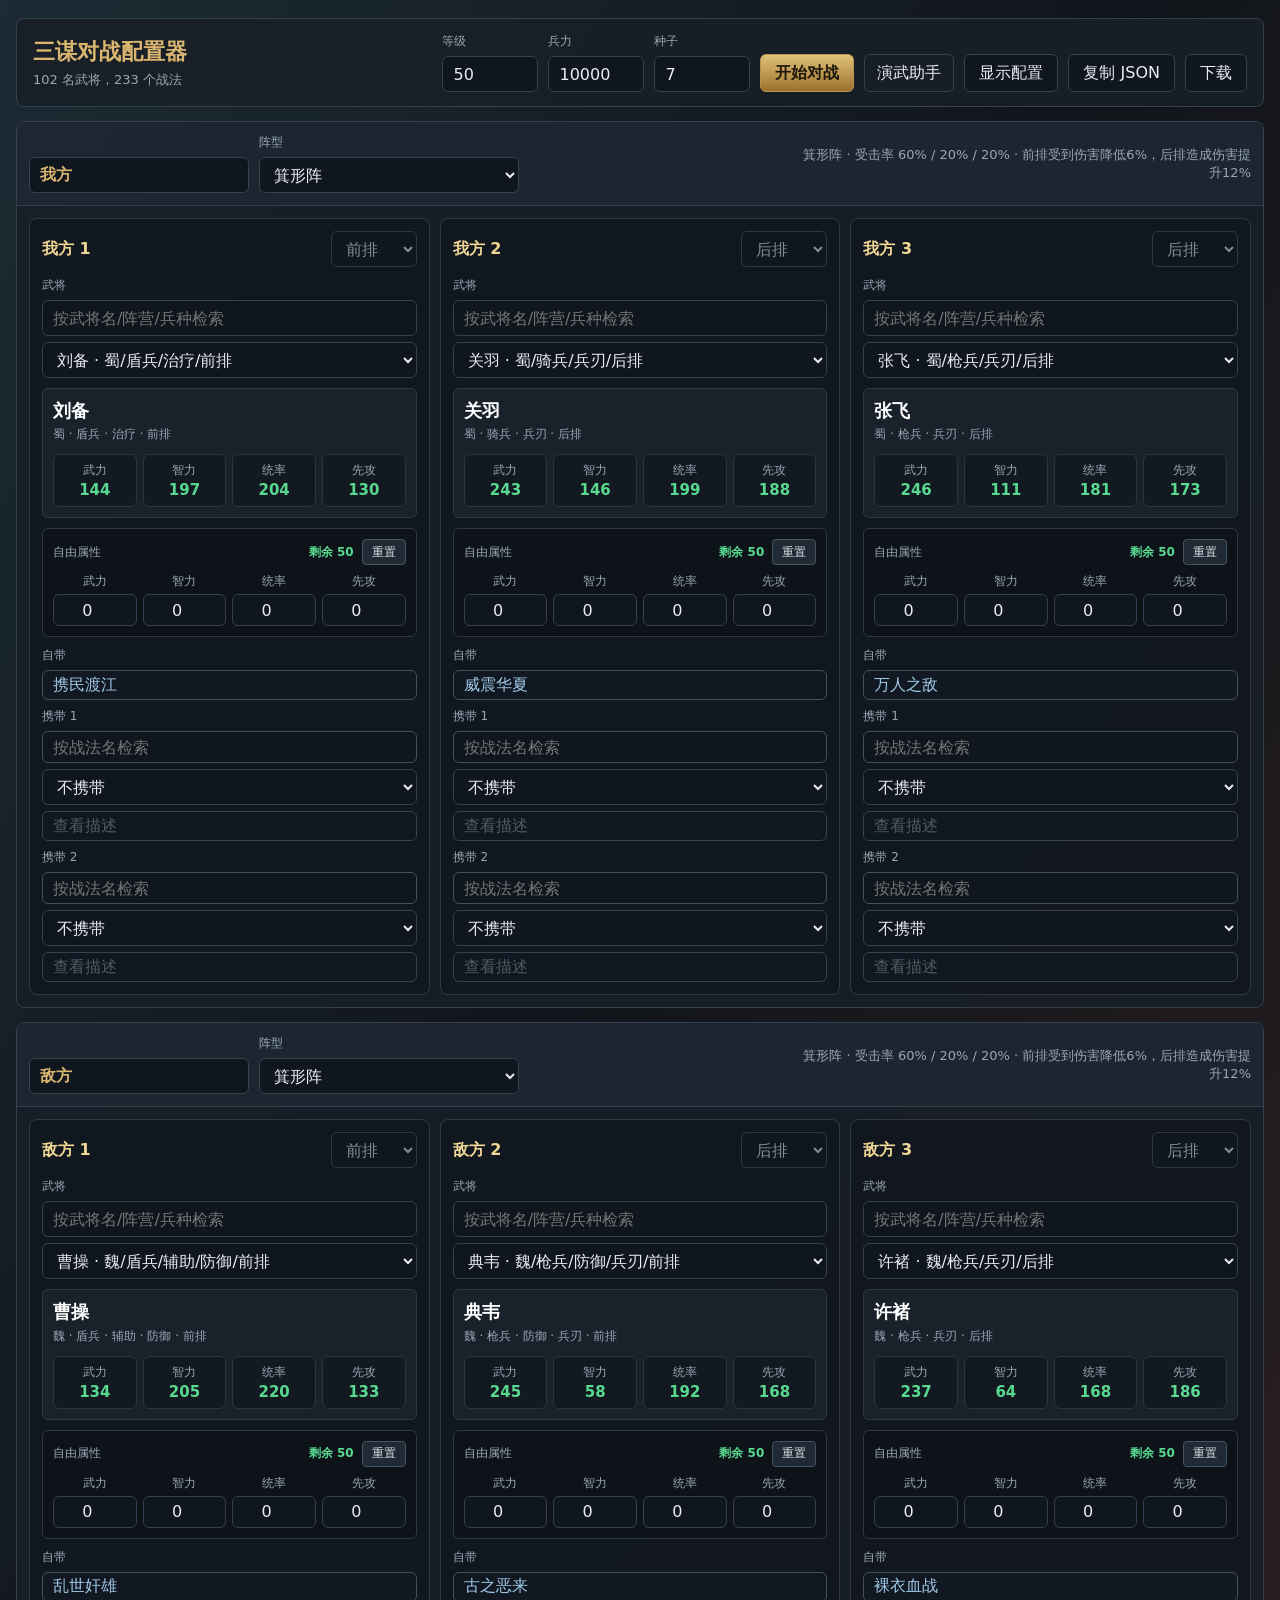
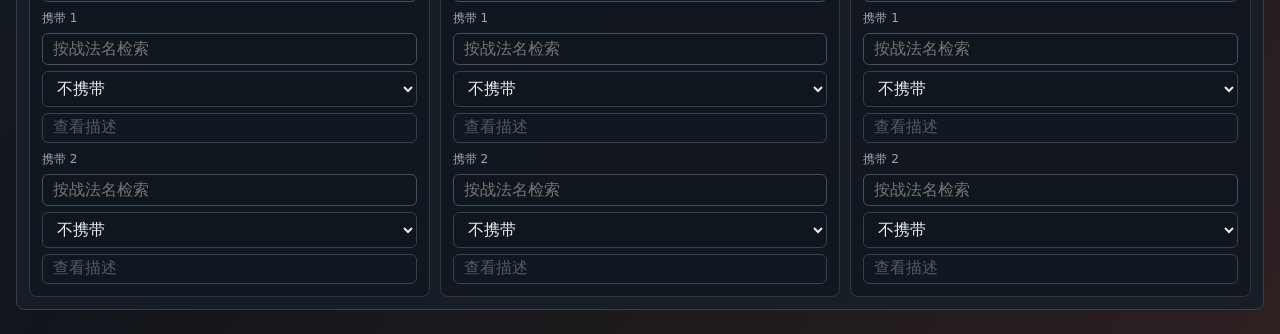
<file: web/index.html>
<!doctype html>
<html lang="zh-CN">
  <head>
    <meta charset="utf-8" />
    <meta name="viewport" content="width=device-width, initial-scale=1" />
    <title>三谋对战配置器</title>
    <link rel="stylesheet" href="./styles.css?v=20260917-round-nav" />
  </head>
  <body>
    <main class="app-shell">
      <header class="topbar">
        <div>
          <h1>三谋对战配置器</h1>
          <p id="dataStatus">读取本地数据中...</p>
        </div>
        <div class="actions">
          <label class="field compact">
            <span>等级</span>
            <input id="levelInput" type="number" min="5" max="50" value="50" />
          </label>
          <label class="field compact">
            <span>兵力</span>
            <input id="troopsInput" type="number" min="1" step="100" value="10000" />
          </label>
          <label class="field compact">
            <span>种子</span>
            <input id="seedInput" type="number" value="7" />
          </label>
          <button id="simulateButton" class="primary-button" type="button">开始对战</button>
          <a class="arena-link" href="./arena.html">演武助手</a>
          <button id="toggleConfigButton" type="button" aria-expanded="false">显示配置</button>
          <button id="copyButton" type="button">复制 JSON</button>
          <button id="downloadButton" type="button">下载</button>
        </div>
      </header>

      <section class="workspace" id="workspace">
        <section class="teams" id="teams"></section>
        <aside class="preview" id="configPreview" hidden>
          <div class="preview-head">
            <h2>对战配置</h2>
            <button id="resetButton" type="button">重置</button>
          </div>
          <pre id="jsonOutput"></pre>
        </aside>
      </section>

      <section id="battleResult" class="battle-result" hidden>
        <div id="battleSummary" class="battle-summary"></div>
        <div id="battleStats" class="battle-stats"></div>
        <details class="battle-log-panel">
          <summary>查看逐回合战斗明细</summary>
          <div class="battle-log-layout">
            <nav id="battleRoundNav" class="battle-round-nav" aria-label="战报回合"></nav>
            <div id="battleLog" tabindex="0" aria-label="逐回合战斗明细"></div>
          </div>
        </details>
      </section>
    </main>
    <div id="generalStateTooltip" class="general-state-tooltip" role="dialog" aria-label="武将当前状态" hidden></div>
    <div id="skillDescriptionDialog" class="skill-description-dialog" role="dialog" aria-labelledby="skillDescriptionTitle" hidden>
      <div class="skill-description-panel">
        <button class="skill-description-close" type="button" aria-label="关闭战法描述">×</button>
        <div class="skill-description-kicker">满级原始文本描述</div>
        <h2 id="skillDescriptionTitle"></h2>
        <div id="skillDescriptionMeta" class="skill-description-meta"></div>
        <p id="skillDescriptionText" class="skill-description-text"></p>
      </div>
    </div>

    <template id="teamTemplate">
      <article class="team-panel">
        <div class="team-head">
          <div class="team-title">
            <input class="team-name" />
            <label class="field formation-field">
              <span>阵型</span>
              <select class="formation-select"></select>
            </label>
          </div>
          <span class="team-meta"></span>
        </div>
        <div class="slots"></div>
      </article>
    </template>

    <template id="slotTemplate">
      <article class="general-slot">
        <div class="slot-title">
          <span class="slot-index"></span>
          <select class="position-select" aria-label="阵位">
            <option value="front">前排</option>
            <option value="back">后排</option>
          </select>
        </div>
        <label class="field">
          <span class="general-label">武将</span>
          <input class="general-search" type="search" placeholder="按武将名/阵营/兵种检索" />
          <select class="general-select"></select>
        </label>
        <div class="general-card">
          <div>
            <strong class="general-name">-</strong>
            <span class="general-tags"></span>
          </div>
          <dl class="stats">
            <div><dt>武力</dt><dd data-stat="force">0</dd></div>
            <div><dt>智力</dt><dd data-stat="intellect">0</dd></div>
            <div><dt>统率</dt><dd data-stat="command">0</dd></div>
            <div><dt>先攻</dt><dd data-stat="initiative">0</dd></div>
          </dl>
        </div>
        <div class="allocation">
          <div class="allocation-head">
            <span>自由属性</span>
            <div class="allocation-actions">
              <strong class="allocation-left">剩余 50</strong>
              <button class="allocation-reset" type="button" title="重置自由属性">重置</button>
            </div>
          </div>
          <div class="allocation-grid">
            <label>
              <span>武力</span>
              <input class="alloc-input" data-alloc="force" type="number" min="0" max="50" value="0" />
            </label>
            <label>
              <span>智力</span>
              <input class="alloc-input" data-alloc="intellect" type="number" min="0" max="50" value="0" />
            </label>
            <label>
              <span>统率</span>
              <input class="alloc-input" data-alloc="command" type="number" min="0" max="50" value="0" />
            </label>
            <label>
              <span>先攻</span>
              <input class="alloc-input" data-alloc="initiative" type="number" min="0" max="50" value="0" />
            </label>
          </div>
        </div>
        <div class="skills">
          <label class="field">
            <span>自带</span>
            <button class="skill-detail-button innate-skill" type="button" aria-controls="skillDescriptionDialog" aria-expanded="false" disabled>未配置</button>
          </label>
          <label class="field">
            <span>携带 1</span>
            <input class="skill-search" data-skill-search="1" type="search" placeholder="按战法名检索" />
            <select class="extra-skill" data-skill-slot="1"></select>
            <button class="skill-detail-button" data-skill-detail="1" type="button" aria-controls="skillDescriptionDialog" aria-expanded="false" disabled>查看描述</button>
          </label>
          <label class="field">
            <span>携带 2</span>
            <input class="skill-search" data-skill-search="2" type="search" placeholder="按战法名检索" />
            <select class="extra-skill" data-skill-slot="2"></select>
            <button class="skill-detail-button" data-skill-detail="2" type="button" aria-controls="skillDescriptionDialog" aria-expanded="false" disabled>查看描述</button>
          </label>
        </div>
      </article>
    </template>

    <script src="./app.js?v=20260917-round-nav"></script>
  </body>
</html>
</file>
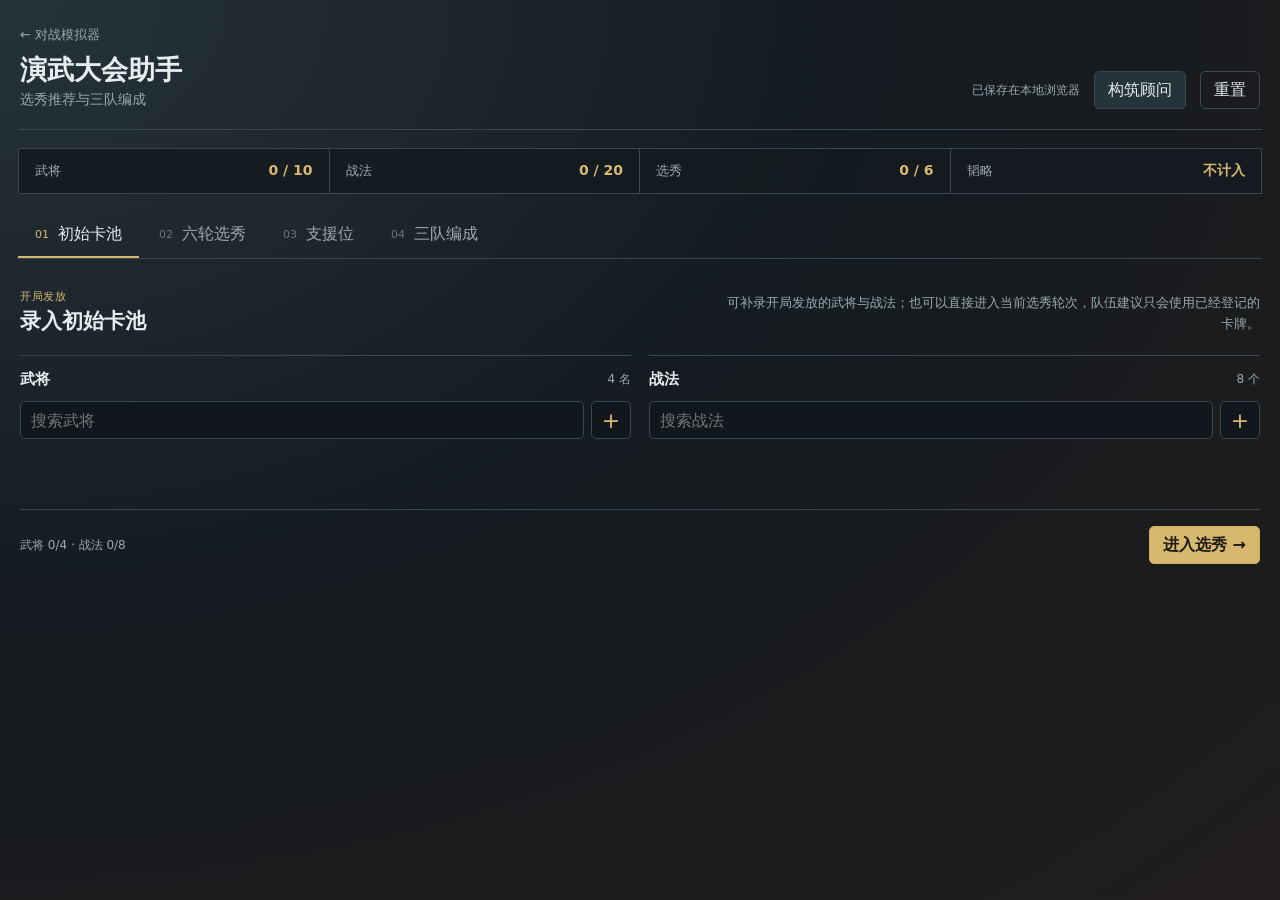
<file: web/arena.html>
<!doctype html>
<html lang="zh-CN">
  <head>
    <meta charset="utf-8" />
    <meta name="viewport" content="width=device-width, initial-scale=1" />
    <title>演武大会助手</title>
    <link rel="stylesheet" href="./arena.css" />
  </head>
  <body>
    <main class="arena-shell">
      <header class="arena-header">
        <div>
          <a class="back-link" href="./index.html">← 对战模拟器</a>
          <h1>演武大会助手</h1>
          <p>选秀推荐与三队编成</p>
        </div>
        <div class="header-actions">
          <span id="saveState" class="save-state" aria-live="polite">本地自动保存</span>
          <button id="openAdvisor" class="secondary-button" type="button">构筑顾问</button>
          <button id="resetArena" class="quiet-button" type="button" title="清空本次演武记录">重置</button>
        </div>
      </header>

      <section class="status-strip" aria-label="当前演武资源">
        <div><span>武将</span><strong id="generalCount">0 / 10</strong></div>
        <div><span>战法</span><strong id="skillCount">0 / 24</strong></div>
        <div><span>选秀</span><strong id="draftCount">0 / 6</strong></div>
        <div><span>韬略</span><strong>不计入</strong></div>
      </section>

      <nav class="stage-nav" aria-label="演武流程">
        <button data-stage="initial" class="stage-tab is-active" type="button"><span>01</span>初始卡池</button>
        <button data-stage="draft" class="stage-tab" type="button"><span>02</span>六轮选秀</button>
        <button data-stage="support" class="stage-tab" type="button"><span>03</span>支援位</button>
        <button data-stage="teams" class="stage-tab" type="button"><span>04</span>三队编成</button>
      </nav>

      <section id="initialStage" class="stage-panel">
        <div class="section-heading">
          <div><span class="eyebrow">开局发放</span><h2>录入初始卡池</h2></div>
          <p>可补录开局发放的武将与战法；也可以直接进入当前选秀轮次，队伍建议只会使用已经登记的卡牌。</p>
        </div>
        <div class="inventory-grid">
          <section class="inventory-column">
            <div class="column-heading"><h3>武将</h3><span>4 名</span></div>
            <div class="picker-row">
              <input id="initialGeneralInput" list="generalCatalog" autocomplete="off" placeholder="搜索武将" />
              <button id="addInitialGeneral" class="icon-button" type="button" aria-label="加入武将" title="加入武将">+</button>
            </div>
            <div id="initialGenerals" class="token-list"></div>
          </section>
          <section class="inventory-column">
            <div class="column-heading"><h3>战法</h3><span>8 个</span></div>
            <div class="picker-row">
              <input id="initialSkillInput" list="skillCatalog" autocomplete="off" placeholder="搜索战法" />
              <button id="addInitialSkill" class="icon-button" type="button" aria-label="加入战法" title="加入战法">+</button>
            </div>
            <div id="initialSkills" class="token-list"></div>
          </section>
        </div>
        <div class="stage-footer">
          <p id="initialHint" class="hint">可随时离开页面，记录会保存在当前浏览器。</p>
          <button id="startDraft" class="primary-button" type="button">进入选秀 <span aria-hidden="true">→</span></button>
        </div>
      </section>

      <section id="draftStage" class="stage-panel" hidden>
        <div class="section-heading">
          <div><span class="eyebrow" id="roundEyebrow">第 1 轮 · 武将</span><h2 id="roundTitle">选择一组候选</h2></div>
          <p>候选组可交给 agent 比较；如果游戏里已经选完，只需录入实际获得的三张牌。任何时候都可打开“三队编成”查看当前卡池建议。</p>
        </div>
        <div class="draft-progress" id="draftProgress"></div>
        <div id="draftHistory" class="draft-history" aria-live="polite"></div>
        <div class="draft-toolbar">
          <p id="draftModeHint" class="hint">录入三组候选，或直接登记游戏里已经选到的三张牌。</p>
          <button id="toggleDirectEntry" class="secondary-button" type="button">已在游戏中选定，直接录入结果</button>
          <button id="skipDraft" class="quiet-button" type="button">跳过本轮</button>
        </div>
        <div id="draftGroups" class="draft-groups"></div>
        <div class="recommendation" id="draftRecommendation" aria-live="polite"></div>
        <div class="stage-footer">
          <button id="backToInitial" class="quiet-button" type="button">← 初始卡池</button>
          <button id="acceptDraft" class="primary-button" type="button" disabled>确认所选整组 →</button>
        </div>
      </section>

      <section id="supportStage" class="stage-panel" hidden>
        <div class="section-heading">
          <div><span class="eyebrow">支援与锦囊</span><h2>配置支援位与锦囊</h2></div>
          <p>基础支援位从账号库存选择；锦囊独立选择，二者分别结算。</p>
        </div>
        <div class="support-grid">
          <section class="support-card">
            <div class="column-heading"><h3>账号库存</h3><span>用于选择支援</span></div>
            <div class="inventory-subsection">
              <label class="field-label">已拥有武将<input id="ownedGeneralInput" list="generalCatalog" autocomplete="off" placeholder="搜索并加入库存" /></label>
              <button id="addOwnedGeneral" class="secondary-button" type="button">加入武将库存</button>
              <div id="ownedGenerals" class="token-list"></div>
            </div>
            <div class="inventory-subsection">
              <label class="field-label">已拥有战法<input id="ownedSkillInput" list="skillCatalog" autocomplete="off" placeholder="搜索并加入库存" /></label>
              <button id="addOwnedSkill" class="secondary-button" type="button">加入战法库存</button>
              <div id="ownedSkills" class="token-list"></div>
            </div>
          </section>
          <section class="support-card support-card-wide">
            <div class="column-heading"><h3>基础支援位</h3><span>1 名武将 + 2 个战法</span></div>
            <div class="base-support-grid">
              <label class="field-label">武将支援<select id="baseGeneralSupport"></select></label>
              <label class="field-label">战法支援 1<select id="baseSkillSupport1"></select></label>
              <label class="field-label">战法支援 2<select id="baseSkillSupport2"></select></label>
            </div>
            <div class="kit-divider"></div>
            <div class="column-heading"><h3>锦囊</h3><span>独立于基础支援位</span></div>
            <label class="field-label">选择锦囊<select id="kitType"><option value="none">暂不使用</option><option value="general">武将转化：转化已有武将</option><option value="orange">战法重铸：重随机 2 个橙色战法</option><option value="purple">紫色支援：额外增加 1 个紫色战法支援位</option></select></label>
            <div id="kitDetails" class="kit-details"></div>
          </section>
        </div>
        <div class="notice-line"><strong>数据边界</strong><span>武将/战法资料未包含账号库存、战法稀有度及游戏随机池。重随机后的结果请按游戏实际显示录入，助手不伪造随机结果。</span></div>
        <div class="stage-footer">
          <button id="backToDraft" class="quiet-button" type="button">← 返回选秀</button>
          <button id="finishSupport" class="primary-button" type="button">进入三队编成 →</button>
        </div>
      </section>

      <section id="teamsStage" class="stage-panel" hidden>
        <div class="section-heading">
          <div><span class="eyebrow">阵容规划</span><h2>三队编成建议</h2></div>
          <p>可随时按当前卡池生成阶段性建议；补充武将或战法后可重新计算，单队最多 3 人。</p>
        </div>
        <div class="team-toolbar">
          <div id="teamSummary" class="team-summary"></div>
          <button id="rebuildTeams" class="secondary-button" type="button">重新计算推荐</button>
        </div>
        <div id="recommendedTeams" class="recommended-teams"></div>
        <section class="recommendation-notes">
          <h3>推荐依据</h3>
          <p>综合武将角色、阵营与兵种组合、属性方向、自带战法结构，以及战法效果与武将的适配度。当前结果是基于资料库的协同启发式排序，不代表已验证的演武胜率；韬略加成不参与计算。</p>
        </section>
        <div class="stage-footer">
          <button id="backToSupport" class="quiet-button" type="button">← 返回当前流程</button>
          <button id="copyRoster" class="secondary-button" type="button">复制编成摘要</button>
        </div>
      </section>

      <aside id="advisorDrawer" class="advisor-drawer" aria-label="演武构筑顾问" hidden>
        <header class="advisor-drawer-header">
          <div>
            <span class="eyebrow">演武大会</span>
            <h2>构筑顾问</h2>
            <p id="advisorPoolSummary"></p>
          </div>
          <div class="advisor-header-actions">
            <button id="advisorSettingsOpen" class="quiet-button" type="button">模型设置</button>
            <button id="advisorClose" class="quiet-button" type="button" aria-label="关闭构筑顾问">关闭</button>
          </div>
        </header>
        <div id="advisorMessages" class="advisor-messages" role="log" aria-live="polite"></div>
        <div class="advisor-suggestions" aria-label="建议提问">
          <button type="button" data-advisor-prompt="结合当前卡池，分析最值得围绕构筑的核心武将、关键战法联动和主要短板。">分析当前卡池</button>
          <button type="button" data-advisor-prompt="检查当前卡池能否组成已知成熟强队；请区分项目实证与模型经验，不要只按定位凑队。">寻找成熟强队</button>
        </div>
        <form id="advisorChatForm" class="advisor-chat-form">
          <label class="sr-only" for="advisorInput">发送构筑问题</label>
          <textarea id="advisorInput" rows="3" maxlength="4000" placeholder="问队伍核心、战法搭配、强队模板或候选取舍……"></textarea>
          <div class="advisor-compose-footer">
            <span id="advisorConnectionState">先配置模型接口</span>
            <button id="advisorSend" class="primary-button" type="submit">发送</button>
          </div>
          <p class="advisor-privacy-note">发送时会把当前卡池资料与最近对话发给你配置的模型。</p>
        </form>
      </aside>

      <dialog id="advisorSettingsDialog" class="advisor-settings-dialog">
        <form id="advisorSettingsForm" class="advisor-settings-form">
          <div class="settings-heading">
            <div><span class="eyebrow">连接设置</span><h2>构筑模型</h2></div>
            <button id="advisorSettingsCancel" class="quiet-button" type="button">关闭</button>
          </div>
          <label class="field-label">兼容接口完整地址（含 /chat/completions）<input id="advisorEndpoint" type="url" placeholder="https://你的服务地址/v1/chat/completions" autocomplete="url" required /></label>
          <label class="field-label">模型名称<input id="advisorModel" type="text" placeholder="填写服务商提供的模型 ID" autocomplete="off" required /></label>
          <label class="field-label">API Key<input id="advisorApiKey" type="password" placeholder="本地模型可留空" autocomplete="new-password" /></label>
          <p class="advisor-settings-note">地址与模型名保存在本地浏览器；API Key 仅保存在当前浏览器会话。每条消息只发送到这里配置的接口。</p>
          <div class="settings-actions">
            <button id="advisorClearKey" class="quiet-button" type="button">清除会话密钥</button>
            <button class="primary-button" type="submit">保存设置</button>
          </div>
        </form>
      </dialog>

      <datalist id="generalCatalog"></datalist>
      <datalist id="skillCatalog"></datalist>
      <div id="toast" class="toast" role="status" aria-live="polite"></div>
    </main>
    <script src="./arena.js"></script>
  </body>
</html>
</file>
<file: web/styles.css>
:root {
  color-scheme: dark;
  --bg: #11151b;
  --panel: #181f27;
  --panel-2: #202a35;
  --line: #334150;
  --text: #e8edf2;
  --muted: #99a7b6;
  --gold: #d9b56f;
  --green: #59d990;
  --red: #d96a59;
  --focus: #82b1ff;
}

.arena-link {
  display: inline-flex;
  align-items: center;
  min-height: 38px;
  padding: 0 12px;
  border: 1px solid var(--line);
  border-radius: 6px;
  color: var(--text);
  text-decoration: none;
  white-space: nowrap;
}

.arena-link:hover {
  border-color: var(--gold);
  color: #fff2cd;
}

* {
  box-sizing: border-box;
}

body {
  margin: 0;
  min-height: 100vh;
  background:
    linear-gradient(120deg, rgba(29, 46, 55, 0.88), rgba(17, 21, 27, 0.98) 48%, rgba(50, 34, 34, 0.82)),
    var(--bg);
  color: var(--text);
  font-family:
    "Microsoft YaHei",
    "PingFang SC",
    "Noto Sans CJK SC",
    system-ui,
    sans-serif;
}

button,
input,
select {
  font: inherit;
}

button,
select,
input {
  border: 1px solid var(--line);
  background: #10161d;
  color: var(--text);
  border-radius: 6px;
}

button {
  min-height: 38px;
  padding: 0 14px;
  cursor: pointer;
}

button:hover {
  border-color: var(--gold);
  color: #fff2cd;
}

.primary-button {
  border-color: #b99551;
  background: linear-gradient(180deg, #e0c27b, #9c722b);
  color: #1c1509;
  font-weight: 700;
}

.primary-button:hover {
  border-color: #f2d892;
  color: #0e0902;
}

input,
select {
  width: 100%;
  min-height: 36px;
  padding: 0 10px;
}

input:focus,
select:focus,
button:focus {
  outline: 2px solid color-mix(in srgb, var(--focus), transparent 50%);
  outline-offset: 1px;
}

select:disabled {
  color: var(--muted);
  cursor: not-allowed;
  opacity: 0.82;
}

.app-shell {
  width: min(1540px, calc(100vw - 32px));
  margin: 0 auto;
  padding: 18px 0 24px;
}

.topbar {
  display: flex;
  align-items: center;
  justify-content: space-between;
  gap: 16px;
  padding: 14px 16px;
  border: 1px solid var(--line);
  background: rgba(24, 31, 39, 0.92);
  border-radius: 8px;
}

h1,
h2,
p {
  margin: 0;
}

h1 {
  color: var(--gold);
  font-size: 22px;
  font-weight: 700;
}

h2 {
  font-size: 16px;
  color: #f0d695;
}

#dataStatus {
  margin-top: 4px;
  color: var(--muted);
  font-size: 13px;
}

.actions {
  display: flex;
  align-items: end;
  gap: 10px;
}

.field {
  display: grid;
  gap: 6px;
}

.field span {
  color: var(--muted);
  font-size: 12px;
}

.field.compact {
  width: 96px;
}

.workspace {
  display: grid;
  grid-template-columns: minmax(0, 1fr);
  gap: 14px;
  margin-top: 14px;
}

.workspace.show-config {
  grid-template-columns: minmax(720px, 1fr) minmax(420px, 0.5fr);
}

.preview[hidden] {
  display: none;
}

.teams {
  display: grid;
  gap: 14px;
}

.team-panel,
.preview {
  border: 1px solid var(--line);
  background: rgba(24, 31, 39, 0.9);
  border-radius: 8px;
}

.team-head,
.preview-head {
  display: flex;
  align-items: center;
  justify-content: space-between;
  gap: 12px;
  padding: 12px;
  border-bottom: 1px solid var(--line);
  background: rgba(32, 42, 53, 0.68);
}

.team-name {
  max-width: 220px;
  color: var(--gold);
  font-weight: 700;
}

.team-title {
  display: grid;
  grid-template-columns: minmax(150px, 220px) minmax(170px, 260px);
  align-items: end;
  gap: 10px;
}

.formation-field {
  min-width: 0;
}

.team-meta {
  color: var(--muted);
  font-size: 13px;
  max-width: 460px;
  text-align: right;
}

.slots {
  display: grid;
  grid-template-columns: repeat(3, minmax(0, 1fr));
  gap: 10px;
  padding: 12px;
}

.general-slot {
  display: grid;
  gap: 10px;
  min-width: 0;
  padding: 12px;
  border: 1px solid #2d3947;
  background: rgba(16, 22, 29, 0.72);
  border-radius: 8px;
}

.slot-title {
  display: flex;
  align-items: center;
  justify-content: space-between;
  gap: 10px;
}

.slot-index {
  color: #f0d695;
  font-weight: 700;
}

.position-select {
  width: 86px;
}

.general-card {
  min-height: 102px;
  padding: 10px;
  border: 1px solid #2d3947;
  background: rgba(32, 42, 53, 0.55);
  border-radius: 6px;
}

.general-name {
  display: block;
  color: #ffffff;
  font-size: 18px;
  line-height: 1.35;
}

.general-tags {
  display: block;
  margin-top: 3px;
  color: var(--muted);
  font-size: 12px;
  min-height: 18px;
}

.stats {
  display: grid;
  grid-template-columns: repeat(4, minmax(0, 1fr));
  gap: 6px;
  margin: 10px 0 0;
}

.stats div {
  min-width: 0;
  padding: 7px 6px;
  border: 1px solid #2b3541;
  background: #121920;
  border-radius: 6px;
  text-align: center;
}

.stats dt {
  color: var(--muted);
  font-size: 12px;
}

.stats dd {
  margin: 2px 0 0;
  color: var(--green);
  font-size: 15px;
  font-weight: 700;
}

.allocation {
  display: grid;
  gap: 8px;
  padding: 10px;
  border: 1px solid #2d3947;
  background: rgba(13, 18, 24, 0.74);
  border-radius: 6px;
}

.allocation-head {
  display: flex;
  align-items: center;
  justify-content: space-between;
  gap: 8px;
  color: var(--muted);
  font-size: 12px;
}

.allocation-left {
  color: var(--green);
  font-size: 12px;
}

.allocation-left.over {
  color: var(--red);
}

.allocation-actions {
  display: flex;
  align-items: center;
  gap: 8px;
}

.allocation-reset {
  min-height: 26px;
  padding: 3px 9px;
  border: 1px solid #455466;
  border-radius: 4px;
  color: #d9e1e8;
  background: #202a34;
  font-size: 12px;
  cursor: pointer;
}

.allocation-reset:hover {
  border-color: var(--gold);
  color: var(--gold);
}

.allocation-grid {
  display: grid;
  grid-template-columns: repeat(4, minmax(0, 1fr));
  gap: 6px;
}

.allocation-grid label {
  display: grid;
  gap: 4px;
  min-width: 0;
}

.allocation-grid span {
  color: var(--muted);
  font-size: 12px;
  text-align: center;
}

.allocation-grid input {
  min-height: 32px;
  padding: 0 4px;
  text-align: center;
}

.skills {
  display: grid;
  gap: 8px;
}

.skill-search {
  min-height: 32px;
  border-color: #405164;
}

.innate-skill {
  color: #f0d695;
}

.skill-detail-button {
  min-height: 30px;
  padding: 0 10px;
  border-color: #405164;
  color: #9fc9e8;
  background: rgba(17, 25, 34, 0.9);
  text-align: left;
  overflow: hidden;
  text-overflow: ellipsis;
  white-space: nowrap;
}

.skill-detail-button:disabled {
  color: #66717d;
  cursor: not-allowed;
  opacity: 0.75;
}

.preview {
  min-height: 720px;
  overflow: hidden;
}

.battle-result {
  margin-top: 14px;
  overflow: hidden;
  border: 1px solid var(--line);
  border-radius: 8px;
  background: rgba(13, 18, 24, 0.72);
}

.battle-summary {
  padding: 14px;
  border-bottom: 1px solid var(--line);
  background: rgba(32, 42, 53, 0.74);
  color: var(--text);
}

.report-scoreboard {
  display: grid;
  grid-template-columns: minmax(0, 1fr) 150px minmax(0, 1fr);
  align-items: center;
  gap: 18px;
}

.team-score {
  display: grid;
  gap: 7px;
  min-width: 0;
}

.team-score.right {
  text-align: right;
}

.team-score-head,
.team-score-values {
  display: flex;
  align-items: center;
  justify-content: space-between;
  gap: 12px;
}

.team-score-head strong {
  overflow: hidden;
  color: var(--gold);
  font-size: 18px;
  text-overflow: ellipsis;
  white-space: nowrap;
}

.team-score-head span,
.team-score-values {
  color: var(--muted);
  font-size: 13px;
}

.team-score-values b {
  color: #d7e8f8;
  font-weight: 600;
}

.team-score.right .team-score-head,
.team-score.right .team-score-values {
  flex-direction: row-reverse;
}

.troop-track {
  height: 7px;
  overflow: hidden;
  border: 1px solid #2f3b48;
  border-radius: 3px;
  background: #0b1015;
}

.troop-track span {
  display: block;
  height: 100%;
  background: #57b9e8;
}

.team-score.right .troop-track span,
.report-team.enemy .troop-track span {
  margin-left: auto;
  background: #ef6b62;
}

.battle-outcome {
  display: grid;
  justify-items: center;
  gap: 2px;
  text-align: center;
}

.battle-outcome span {
  color: var(--gold);
  font-size: 13px;
}

.battle-outcome strong {
  color: var(--green);
  font-family: STKaiti, KaiTi, serif;
  font-size: 52px;
  line-height: 1;
}

.battle-outcome small {
  color: var(--muted);
  font-size: 12px;
}

.battle-stats {
  padding: 14px;
}

.report-armies {
  display: grid;
  grid-template-columns: repeat(2, minmax(0, 1fr));
  gap: 14px;
}

.report-team {
  min-width: 0;
  border: 1px solid #2b3744;
  background: rgba(16, 22, 29, 0.72);
}

.report-team h3 {
  margin: 0;
  padding: 9px 11px;
  border-bottom: 1px solid #2b3744;
  color: #76cfff;
  font-size: 13px;
}

.report-team.enemy h3 {
  color: #ff8b82;
  text-align: right;
}

.general-reports {
  display: grid;
  grid-template-columns: repeat(3, minmax(0, 1fr));
}

.general-report {
  min-width: 0;
  border-right: 1px solid #283440;
}

.general-report:last-child {
  border-right: 0;
}

.general-report.defeated {
  filter: grayscale(0.7);
  opacity: 0.68;
}

.general-report header {
  display: flex;
  align-items: center;
  gap: 8px;
  min-height: 54px;
  padding: 8px;
  border-bottom: 1px solid #202b36;
}

.general-emblem {
  display: grid;
  width: 34px;
  height: 34px;
  flex: 0 0 34px;
  place-items: center;
  border: 1px solid #5d7185;
  border-radius: 50%;
  color: #f3d895;
  background: #253342;
  font-family: STKaiti, KaiTi, serif;
  font-size: 18px;
}

.general-report header strong,
.general-report header span {
  display: block;
}

.general-report header strong {
  overflow: hidden;
  color: #f0d695;
  font-size: 14px;
  text-overflow: ellipsis;
  white-space: nowrap;
}

.general-report header span {
  margin-top: 2px;
  color: var(--muted);
  font-size: 11px;
}

.general-troops {
  display: grid;
  gap: 5px;
  padding: 8px;
  color: #d7e8f8;
  font-size: 11px;
  text-align: center;
}

.general-totals {
  display: flex;
  flex-wrap: wrap;
  gap: 5px 10px;
  padding: 0 8px 8px;
  color: var(--muted);
  font-size: 11px;
}

.general-totals b {
  color: var(--text);
}

.skill-report-list {
  border-top: 1px solid #202b36;
}

.skill-report-row {
  display: grid;
  gap: 4px;
  min-height: 53px;
  padding: 7px 8px;
  border-bottom: 1px solid #202b36;
}

.skill-report-row:last-child {
  border-bottom: 0;
}

.skill-report-name,
.skill-report-values {
  display: flex;
  align-items: center;
  justify-content: space-between;
  gap: 6px;
}

.skill-report-name strong {
  overflow: hidden;
  color: var(--gold);
  font-size: 12px;
  font-weight: 500;
  text-overflow: ellipsis;
  white-space: nowrap;
}

.skill-report-name span,
.skill-report-values {
  color: var(--muted);
  font-size: 11px;
}

.damage-value {
  color: #ef8178;
}

.healing-value {
  color: var(--green);
}

.stats-empty {
  padding: 9px;
  color: var(--muted);
  font-size: 12px;
}

.battle-log-panel {
  border-top: 1px solid #263241;
}

.battle-log-panel summary {
  padding: 11px 14px;
  color: var(--gold);
  cursor: pointer;
  font-size: 13px;
}

.battle-log-layout {
  display: grid;
  grid-template-columns: 72px minmax(0, 1fr);
  border-top: 1px solid #263241;
}

.battle-round-nav {
  display: flex;
  flex-direction: column;
  gap: 2px;
  max-height: 420px;
  padding: 7px 5px;
  overflow-y: auto;
  border-right: 1px solid #263241;
  background: #111922;
}

.battle-round-button {
  min-height: 32px;
  width: 100%;
  padding: 4px;
  border: 0;
  border-left: 2px solid transparent;
  border-radius: 0;
  color: var(--muted);
  background: transparent;
  font-size: 12px;
  cursor: pointer;
}

.battle-round-button:hover,
.battle-round-button:focus-visible {
  color: var(--text);
  background: #253342;
}

.battle-round-button.active {
  border-left-color: var(--gold);
  color: var(--gold);
  background: #25313a;
}

#battleLog {
  min-width: 0;
  max-height: 420px;
  margin: 0;
  padding: 12px 14px;
  overflow: auto;
  color: #dbe8f4;
  background: #0d1218;
  font-size: 12px;
  line-height: 1.55;
  white-space: pre-wrap;
}

.battle-log-round + .battle-log-round {
  margin-top: 12px;
  padding-top: 10px;
  border-top: 1px solid #283440;
}

.battle-log-round h3 {
  margin: 0 0 6px;
  color: var(--gold);
  font-size: 12px;
  font-weight: 600;
}

.round-action-order {
  color: #f0ce8d;
}

.battle-log-line {
  min-height: 19px;
}

.log-general-name {
  display: inline;
  min-height: 0;
  margin: 0;
  padding: 0;
  border: 0;
  border-bottom: 1px solid currentColor;
  border-radius: 0;
  color: #5bc6fa;
  background: transparent;
  font: inherit;
  cursor: pointer;
}

.log-general-name.enemy {
  color: #ff6e65;
}

.general-state-tooltip {
  position: fixed;
  z-index: 1000;
  width: min(330px, calc(100vw - 20px));
  max-height: min(620px, calc(100vh - 20px));
  overflow: auto;
  border: 1px solid #596573;
  box-shadow: 0 10px 30px rgba(0, 0, 0, 0.55);
  color: #e5e9ed;
  background: rgba(4, 7, 10, 0.98);
  pointer-events: auto;
}

.general-state-tooltip[hidden] {
  display: none;
}

.skill-description-dialog {
  position: fixed;
  z-index: 1100;
  width: min(420px, calc(100vw - 24px));
}

.skill-description-dialog[hidden] {
  display: none;
}

.skill-description-panel {
  position: relative;
  max-height: min(520px, calc(100vh - 24px));
  overflow: auto;
  padding: 16px 18px 18px;
  border: 1px solid #66717d;
  border-radius: 8px;
  background: #0a0f15;
  box-shadow: 0 18px 50px rgba(0, 0, 0, 0.62);
}

.skill-description-kicker {
  margin-bottom: 6px;
  color: #aab3bc;
  font-size: 12px;
}

.skill-description-panel h2 {
  color: #f0d695;
  font-size: 17px;
}

.skill-description-meta {
  margin-top: 5px;
  color: #8aa8c0;
  font-size: 13px;
}

.skill-description-text {
  margin-top: 12px;
  color: #e5e9ed;
  font-size: 14px;
  line-height: 1.65;
  white-space: pre-wrap;
}

.skill-description-close {
  position: absolute;
  top: 8px;
  right: 8px;
  width: 30px;
  min-height: 30px;
  padding: 0;
  border: 0;
  color: #cbd3da;
  background: transparent;
  font-size: 22px;
  line-height: 30px;
}

.state-tooltip-close {
  position: sticky;
  top: 4px;
  z-index: 1;
  float: right;
  width: 26px;
  height: 26px;
  margin: 4px 4px -30px 0;
  padding: 0;
  border: 0;
  color: #cbd3da;
  background: #151b21;
  font-size: 18px;
  line-height: 26px;
}

.state-effect.mixed strong {
  color: var(--gold);
}

.state-tooltip-general + .state-tooltip-general {
  border-top: 1px solid #66717d;
}

.state-tooltip-general header {
  display: flex;
  align-items: baseline;
  justify-content: space-between;
  gap: 10px;
  padding: 8px 10px;
  border-bottom: 1px solid #313942;
}

.state-tooltip-general header strong {
  color: #68caff;
  font-size: 14px;
}

.state-tooltip-general header span {
  color: #aab3bc;
  font-size: 11px;
}

.state-value-list,
.state-rate-list {
  display: grid;
  grid-template-columns: repeat(2, minmax(0, 1fr));
  gap: 2px 14px;
  margin: 0;
  padding: 7px 10px;
}

.state-rate-list {
  border-top: 1px solid #313942;
  border-bottom: 1px solid #596573;
}

.state-value-list div,
.state-rate-list div {
  display: flex;
  justify-content: space-between;
  gap: 6px;
  min-width: 0;
}

.state-value-list dt,
.state-rate-list dt,
.state-value-list dd,
.state-rate-list dd {
  margin: 0;
  font-size: 12px;
  white-space: nowrap;
}

.state-value-list dt,
.state-rate-list dt {
  color: #b8c0c8;
}

.state-value-list dd,
.state-rate-list dd {
  color: #f0f2f4;
}

.state-effect-list {
  display: grid;
  padding: 5px 10px 8px;
}

.state-effect {
  display: grid;
  grid-template-columns: auto 1fr;
  gap: 1px 5px;
  padding: 3px 0;
  border-bottom: 1px solid #242a31;
  font-size: 12px;
}

.state-effect:last-child {
  border-bottom: 0;
}

.state-effect strong {
  color: #55c5ff;
  font-weight: 500;
}

.state-effect.negative strong {
  color: #ff625a;
}

.state-effect span {
  min-width: 0;
  color: #dde2e6;
}

.state-effect small {
  grid-column: 1 / -1;
  color: #a6afb8;
  font-size: 10px;
}

.state-empty {
  padding: 5px 0;
  color: #87919b;
  font-size: 12px;
}

#jsonOutput {
  height: calc(100% - 63px);
  min-height: 650px;
  margin: 0;
  padding: 14px;
  overflow: auto;
  color: #dbe8f4;
  background: #0d1218;
  font-size: 12px;
  line-height: 1.55;
  white-space: pre;
}

.toast {
  color: var(--green);
}

.error {
  color: var(--red);
}

@media (max-width: 1180px) {
  .workspace,
  .workspace.show-config {
    grid-template-columns: 1fr;
  }

  .preview {
    min-height: 420px;
  }

  .report-armies {
    grid-template-columns: 1fr;
  }
}

@media (max-width: 820px) {
  .battle-log-layout {
    grid-template-columns: 56px minmax(0, 1fr);
  }

  #battleLog {
    padding: 10px;
  }
  .app-shell {
    width: min(100vw - 16px, 1540px);
    padding-top: 8px;
  }

  .topbar,
  .actions {
    align-items: stretch;
    flex-direction: column;
  }

  .team-head,
  .team-title {
    align-items: stretch;
    grid-template-columns: 1fr;
  }

  .team-head {
    flex-direction: column;
  }

  .team-meta {
    max-width: none;
    text-align: left;
  }

  .field.compact {
    width: 100%;
  }

  .slots {
    grid-template-columns: 1fr;
  }

  .report-scoreboard {
    grid-template-columns: 1fr;
  }

  .battle-outcome {
    grid-row: 1;
  }

  .team-score.right,
  .report-team.enemy h3 {
    text-align: left;
  }

  .team-score.right .team-score-head,
  .team-score.right .team-score-values {
    flex-direction: row;
  }

  .general-reports {
    grid-template-columns: 1fr;
  }

  .general-report {
    border-right: 0;
    border-bottom: 1px solid #283440;
  }

  .general-report:last-child {
    border-bottom: 0;
  }
}
</file>
<file: web/arena.css>
:root {
  color-scheme: dark;
  --arena-bg: #11161b;
  --arena-panel: #1a2229;
  --arena-panel-soft: #202b33;
  --arena-line: #394750;
  --arena-text: #e7ecee;
  --arena-muted: #9ba9ae;
  --arena-gold: #d8b86f;
  --arena-teal: #71c9b4;
  --arena-red: #d67b70;
}

* { box-sizing: border-box; }

body {
  margin: 0;
  min-height: 100vh;
  color: var(--arena-text);
  background: radial-gradient(ellipse at top left, #25333a 0, #151b20 48%, #211d1c 100%);
  font-family: "Microsoft YaHei", "PingFang SC", "Noto Sans CJK SC", system-ui, sans-serif;
}

button, input, select { font: inherit; }
button, input, select {
  color: var(--arena-text);
  background: #11171c;
  border: 1px solid var(--arena-line);
  border-radius: 5px;
}
button { min-height: 38px; padding: 0 13px; cursor: pointer; }
button:hover:not(:disabled) { border-color: var(--arena-gold); color: #fff1cb; }
button:disabled { opacity: .45; cursor: not-allowed; }
input, select { width: 100%; min-height: 38px; padding: 0 10px; }
input:focus, select:focus, button:focus-visible { outline: 2px solid #7cc9b6; outline-offset: 2px; }

.arena-shell { width: min(1440px, calc(100vw - 36px)); margin: 0 auto; padding: 24px 0 42px; }
.arena-header { display: flex; justify-content: space-between; align-items: flex-end; gap: 24px; padding: 0 2px 20px; border-bottom: 1px solid var(--arena-line); }
.back-link { color: var(--arena-muted); text-decoration: none; font-size: 13px; }
.back-link:hover { color: var(--arena-gold); }
.arena-header h1 { margin: 8px 0 3px; font-size: 27px; font-weight: 650; }
.arena-header p { margin: 0; color: var(--arena-muted); font-size: 14px; }
.header-actions { display: flex; align-items: center; gap: 14px; }
.save-state { color: var(--arena-muted); font-size: 12px; }
.quiet-button { background: transparent; }
.primary-button { border-color: #d0ad60; background: #d6b86f; color: #1c1a15; font-weight: 700; }
.primary-button:hover:not(:disabled) { color: #111; background: #e8cb83; }
.secondary-button { background: #25333a; }

.status-strip { display: grid; grid-template-columns: repeat(4, 1fr); margin: 18px 0; border: 1px solid var(--arena-line); background: rgba(20, 27, 32, .84); }
.status-strip > div { display: flex; justify-content: space-between; gap: 10px; padding: 13px 16px; border-right: 1px solid var(--arena-line); }
.status-strip > div:last-child { border-right: 0; }
.status-strip span { color: var(--arena-muted); font-size: 13px; }
.status-strip strong { color: var(--arena-gold); font-size: 14px; font-weight: 600; }

.stage-nav { display: flex; gap: 3px; border-bottom: 1px solid var(--arena-line); }
.stage-tab { display: flex; align-items: center; gap: 9px; min-height: 46px; padding: 0 17px; border: 0; border-bottom: 2px solid transparent; border-radius: 0; background: transparent; color: var(--arena-muted); }
.stage-tab span { color: #68777c; font-size: 11px; }
.stage-tab.is-active { border-bottom-color: var(--arena-gold); color: var(--arena-text); }
.stage-tab.is-active span { color: var(--arena-gold); }
.stage-panel { padding: 26px 2px 0; }
.stage-panel[hidden] { display: none; }
.section-heading { display: flex; justify-content: space-between; align-items: end; gap: 20px; margin-bottom: 20px; }
.section-heading h2 { margin: 3px 0 0; font-size: 21px; font-weight: 600; }
.section-heading p { max-width: 540px; margin: 0; color: var(--arena-muted); font-size: 13px; line-height: 1.6; text-align: right; }
.eyebrow { color: var(--arena-gold); font-size: 11px; letter-spacing: .05em; }

.inventory-grid, .support-grid { display: grid; grid-template-columns: 1fr 1fr; gap: 18px; }
.inventory-column, .support-card { min-width: 0; border-top: 1px solid var(--arena-line); padding-top: 14px; }
.column-heading { display: flex; justify-content: space-between; align-items: center; gap: 12px; margin-bottom: 12px; }
.column-heading h3, .column-heading h4 { margin: 0; font-size: 15px; font-weight: 600; }
.column-heading h4 { font-size: 13px; }
.column-heading > span { color: var(--arena-muted); font-size: 12px; }
.picker-row { display: flex; gap: 7px; }
.icon-button { width: 40px; min-width: 40px; padding: 0; font-size: 22px; color: var(--arena-gold); }
.token-list { display: flex; flex-wrap: wrap; gap: 7px; min-height: 35px; margin-top: 11px; }
.token { display: inline-flex; align-items: center; gap: 7px; max-width: 100%; padding: 5px 7px 5px 10px; border: 1px solid var(--arena-line); background: #202a30; color: var(--arena-text); font-size: 12px; }
.token button { width: 21px; min-height: 21px; padding: 0; border: 0; background: transparent; color: var(--arena-muted); line-height: 1; }
.token button:hover { color: var(--arena-red); }
.stage-footer { display: flex; justify-content: space-between; align-items: center; gap: 14px; margin-top: 24px; padding-top: 16px; border-top: 1px solid var(--arena-line); }
.hint { margin: 0; color: var(--arena-muted); font-size: 12px; }

.draft-progress { display: grid; grid-template-columns: repeat(6, minmax(0, 1fr)); gap: 6px; margin: 0 0 12px; }
.progress-segment { display: grid; gap: 3px; min-width: 0; padding: 8px 9px; border-top: 2px solid #344148; background: rgba(24, 32, 38, .72); }
.progress-segment strong { font-size: 11px; font-weight: 600; }
.progress-segment span { overflow: hidden; color: var(--arena-muted); font-size: 10px; text-overflow: ellipsis; white-space: nowrap; }
.progress-segment.is-done { border-color: var(--arena-teal); }
.progress-segment.is-current { border-color: var(--arena-gold); }
.progress-segment.is-skipped { border-color: #68777c; }
.draft-groups.is-direct-entry { display: block; }
.draft-history { display: grid; gap: 5px; margin-bottom: 12px; }
.draft-history:empty { display: none; }
.draft-history-item { display: flex; gap: 10px; min-width: 0; padding: 7px 10px; border-left: 2px solid var(--arena-teal); background: rgba(24, 32, 38, .58); font-size: 11px; line-height: 1.5; }
.draft-history-item strong { flex: 0 0 auto; color: var(--arena-text); font-weight: 600; }
.draft-history-item span { min-width: 0; color: var(--arena-muted); overflow-wrap: anywhere; }
.draft-history-item.is-skipped { border-color: #68777c; }
.draft-toolbar { display: flex; align-items: center; gap: 9px; margin: 8px 0 13px; }
.draft-toolbar .hint { flex: 1; line-height: 1.5; }
.draft-toolbar button { flex: 0 0 auto; }
.direct-result-fields { display: grid; grid-template-columns: repeat(3, minmax(0, 1fr)); gap: 10px; padding: 16px; border: 1px solid var(--arena-line); background: rgba(24, 32, 38, .72); }
.direct-result-fields input { min-width: 0; }
.draft-groups { display: grid; grid-template-columns: repeat(3, minmax(0, 1fr)); gap: 12px; }
.draft-group { min-width: 0; padding: 13px; border: 1px solid var(--arena-line); background: rgba(24, 32, 38, .72); }
.draft-group.is-recommended { border-color: var(--arena-gold); box-shadow: inset 0 2px 0 var(--arena-gold); }
.draft-group.is-selected { background: rgba(113, 201, 180, .10); }
.draft-group-head { display: flex; justify-content: space-between; align-items: center; margin-bottom: 10px; }
.draft-group-head strong { font-size: 13px; }
.draft-group-head span { color: var(--arena-muted); font-size: 11px; }
.candidate-fields { display: grid; gap: 7px; }
.candidate-fields input { min-width: 0; font-size: 13px; }
.group-score { min-height: 39px; margin: 10px 0 0; color: var(--arena-muted); font-size: 11px; line-height: 1.55; }
.recommendation { margin-top: 15px; padding: 13px 15px; border-left: 3px solid var(--arena-teal); background: rgba(113, 201, 180, .08); color: #cbd9d8; font-size: 13px; line-height: 1.65; }
.recommendation:empty { display: none; }
.recommendation strong { color: var(--arena-teal); }

.support-card { padding: 14px; background: rgba(24, 32, 38, .62); }
.support-card-wide { grid-column: span 1; }
.field-label { display: grid; gap: 6px; margin: 12px 0; color: var(--arena-muted); font-size: 12px; }
.support-advice, .support-slot { margin: 10px 0; padding: 11px; border: 1px solid var(--arena-line); background: #151d22; color: var(--arena-muted); font-size: 12px; line-height: 1.55; }
.inventory-subsection + .inventory-subsection { margin-top: 22px; padding-top: 16px; border-top: 1px solid var(--arena-line); }
.base-support-grid { display: grid; grid-template-columns: 1fr 1fr 1fr; gap: 12px; }
.kit-divider { margin: 19px 0; border-top: 1px solid var(--arena-line); }
.kit-details { display: grid; grid-template-columns: repeat(2, minmax(0, 1fr)); gap: 10px; }
.kit-details:empty { display: none; }
.kit-details .field-label { margin: 8px 0; }
.notice-line { display: flex; gap: 12px; margin-top: 16px; padding: 11px 13px; background: rgba(216, 184, 111, .08); color: var(--arena-muted); font-size: 12px; line-height: 1.6; }
.notice-line strong { flex: 0 0 auto; color: var(--arena-gold); }

.team-toolbar { display: flex; justify-content: space-between; align-items: center; gap: 12px; margin-bottom: 14px; }
.team-summary { color: var(--arena-muted); font-size: 13px; }
.recommended-teams { display: grid; grid-template-columns: repeat(auto-fit, minmax(min(100%, 340px), 1fr)); gap: 14px; align-items: start; }
.empty-state { grid-column: 1 / -1; padding: 28px 16px; border: 1px dashed var(--arena-line); color: var(--arena-muted); text-align: center; }
.recommended-team { min-width: 0; border: 1px solid var(--arena-line); background: rgba(24, 32, 38, .8); }
.recommended-team-head { display: flex; justify-content: space-between; gap: 10px; padding: 12px 13px; border-bottom: 1px solid var(--arena-line); background: #202b32; }
.recommended-team-head h3 { margin: 0; font-size: 14px; }
.team-score { display: flex; align-items: center; color: var(--arena-gold); font-size: 12px; }
.formation-choice { width: auto; min-width: 82px; min-height: 31px; padding: 0 6px; font-size: 11px; }
.team-member { padding: 12px; border-bottom: 1px solid #303b42; }
.team-member:last-child { border-bottom: 0; }
.member-heading { display: flex; align-items: center; gap: 8px; margin-bottom: 8px; }
.member-heading select { min-width: 0; font-weight: 600; }
.member-meta { margin: 0 0 8px; color: var(--arena-muted); font-size: 11px; }
.member-skills { display: grid; gap: 6px; }
.member-skills select { min-height: 34px; font-size: 12px; }
.team-traits { margin: 0; padding: 10px 13px; border-top: 1px solid var(--arena-line); color: var(--arena-muted); font-size: 11px; line-height: 1.55; }
.recommendation-notes { margin-top: 18px; padding: 13px 15px; border-top: 1px solid var(--arena-line); border-bottom: 1px solid var(--arena-line); }
.recommendation-notes h3 { margin: 0 0 6px; font-size: 13px; }
.recommendation-notes p { margin: 0; color: var(--arena-muted); font-size: 12px; line-height: 1.6; }
.toast { position: fixed; inset: auto 20px 20px auto; max-width: min(420px, calc(100vw - 40px)); padding: 11px 15px; background: #d7b96f; color: #1b1914; font-size: 13px; opacity: 0; transform: translateY(8px); pointer-events: none; transition: .18s ease; }
.toast.is-visible { opacity: 1; transform: translateY(0); }

.advisor-drawer { position: fixed; z-index: 20; inset: 0 0 0 auto; display: grid; grid-template-rows: auto minmax(0, 1fr) auto auto; width: min(460px, calc(100vw - 24px)); border-left: 1px solid #4a5a60; background: #151c21; box-shadow: -18px 0 46px rgba(0, 0, 0, .36); }
.advisor-drawer[hidden] { display: none; }
.advisor-drawer-header { display: flex; justify-content: space-between; align-items: flex-start; gap: 12px; padding: 19px 17px 13px; border-bottom: 1px solid var(--arena-line); background: #1c262c; }
.advisor-drawer-header h2 { margin: 3px 0 4px; font-size: 18px; }
.advisor-drawer-header p { margin: 0; color: var(--arena-muted); font-size: 11px; }
.advisor-header-actions { display: flex; align-items: center; gap: 3px; }
.advisor-header-actions button { min-height: 32px; padding: 0 8px; font-size: 11px; }
.advisor-messages { display: flex; flex-direction: column; gap: 10px; overflow: auto; padding: 16px 13px; }
.advisor-message { max-width: 94%; padding: 10px 12px; border: 1px solid #344148; background: #1d282e; }
.advisor-message.user { align-self: flex-end; border-color: #536d6c; background: #223432; }
.advisor-message strong { display: block; margin-bottom: 5px; color: var(--arena-gold); font-size: 11px; font-weight: 600; }
.advisor-message.user strong { color: var(--arena-teal); }
.advisor-message p { margin: 0; color: var(--arena-text); font-size: 13px; line-height: 1.65; white-space: pre-wrap; overflow-wrap: anywhere; }
.advisor-message.is-pending { color: var(--arena-muted); font-size: 12px; }
.advisor-suggestions { display: flex; flex-wrap: wrap; gap: 6px; padding: 10px 13px 0; border-top: 1px solid #2c383f; }
.advisor-suggestions button { min-height: 30px; padding: 0 9px; color: #c8d3d4; font-size: 11px; }
.advisor-chat-form { padding: 10px 13px 13px; }
.advisor-chat-form textarea { display: block; width: 100%; min-height: 82px; resize: vertical; padding: 10px; border: 1px solid var(--arena-line); border-radius: 5px; color: var(--arena-text); background: #10171b; font: inherit; font-size: 13px; line-height: 1.5; }
.advisor-chat-form textarea:focus { outline: 2px solid #7cc9b6; outline-offset: 2px; }
.advisor-compose-footer { display: flex; justify-content: space-between; align-items: center; gap: 10px; margin-top: 8px; }
.advisor-compose-footer span { overflow: hidden; color: var(--arena-muted); font-size: 11px; text-overflow: ellipsis; white-space: nowrap; }
.advisor-compose-footer button { min-width: 78px; }
.advisor-privacy-note { margin: 7px 0 0; color: #78888e; font-size: 10px; line-height: 1.45; }
.sr-only { position: absolute; width: 1px; height: 1px; overflow: hidden; clip: rect(0, 0, 0, 0); white-space: nowrap; }
.advisor-settings-dialog { width: min(480px, calc(100vw - 28px)); max-width: none; padding: 0; border: 1px solid #536166; color: var(--arena-text); background: #182126; box-shadow: 0 20px 60px rgba(0, 0, 0, .5); }
.advisor-settings-dialog::backdrop { background: rgba(5, 9, 11, .72); }
.advisor-settings-form { padding: 18px; }
.settings-heading { display: flex; justify-content: space-between; align-items: flex-start; margin-bottom: 13px; padding-bottom: 12px; border-bottom: 1px solid var(--arena-line); }
.settings-heading h2 { margin: 3px 0 0; font-size: 18px; }
.settings-heading button { min-height: 30px; }
.advisor-settings-form .field-label { margin: 11px 0; }
.advisor-settings-note { margin: 14px 0; color: var(--arena-muted); font-size: 11px; line-height: 1.6; }
.settings-actions { display: flex; justify-content: space-between; align-items: center; gap: 10px; padding-top: 12px; border-top: 1px solid var(--arena-line); }
.settings-actions button { min-height: 36px; }

@media (max-width: 900px) {
  .inventory-grid, .support-grid { grid-template-columns: 1fr; }
  .support-card-wide { grid-column: auto; }
}
@media (max-width: 620px) {
  .arena-shell { width: calc(100vw - 24px); padding-top: 16px; }
  .arena-header { align-items: flex-start; }
  .arena-header h1 { font-size: 22px; }
  .header-actions { flex-direction: column-reverse; align-items: flex-end; gap: 7px; }
  .save-state { max-width: 130px; text-align: right; }
  .status-strip { grid-template-columns: 1fr 1fr; }
  .status-strip > div:nth-child(2) { border-right: 0; }
  .status-strip > div:nth-child(-n+2) { border-bottom: 1px solid var(--arena-line); }
  .stage-nav { overflow-x: auto; }
  .stage-tab { flex: 1 0 auto; padding: 0 11px; font-size: 12px; }
  .stage-panel { padding-top: 19px; }
  .section-heading { display: block; }
  .section-heading p { margin-top: 8px; text-align: left; }
  .draft-groups, .recommended-teams { grid-template-columns: 1fr; }
  .draft-progress { grid-template-columns: repeat(3, minmax(0, 1fr)); }
  .draft-toolbar { align-items: stretch; flex-wrap: wrap; }
  .draft-toolbar .hint { flex-basis: 100%; }
  .draft-toolbar button { flex: 1 1 auto; }
  .direct-result-fields { grid-template-columns: 1fr; }
  .draft-history-item { display: grid; gap: 2px; }
  .base-support-grid, .kit-details { grid-template-columns: 1fr; gap: 0; }
  .stage-footer { align-items: stretch; }
  .stage-footer button { min-height: 42px; }
  .notice-line { display: block; }
  .notice-line strong { margin-right: 8px; }
  .advisor-drawer { width: 100vw; }
  .advisor-drawer-header { padding: 14px 12px 10px; }
  .advisor-messages { padding: 12px; }
  .advisor-suggestions { padding-inline: 12px; }
  .advisor-chat-form { padding-inline: 12px; }
  .settings-actions { align-items: stretch; flex-direction: column-reverse; }
}
</file>
